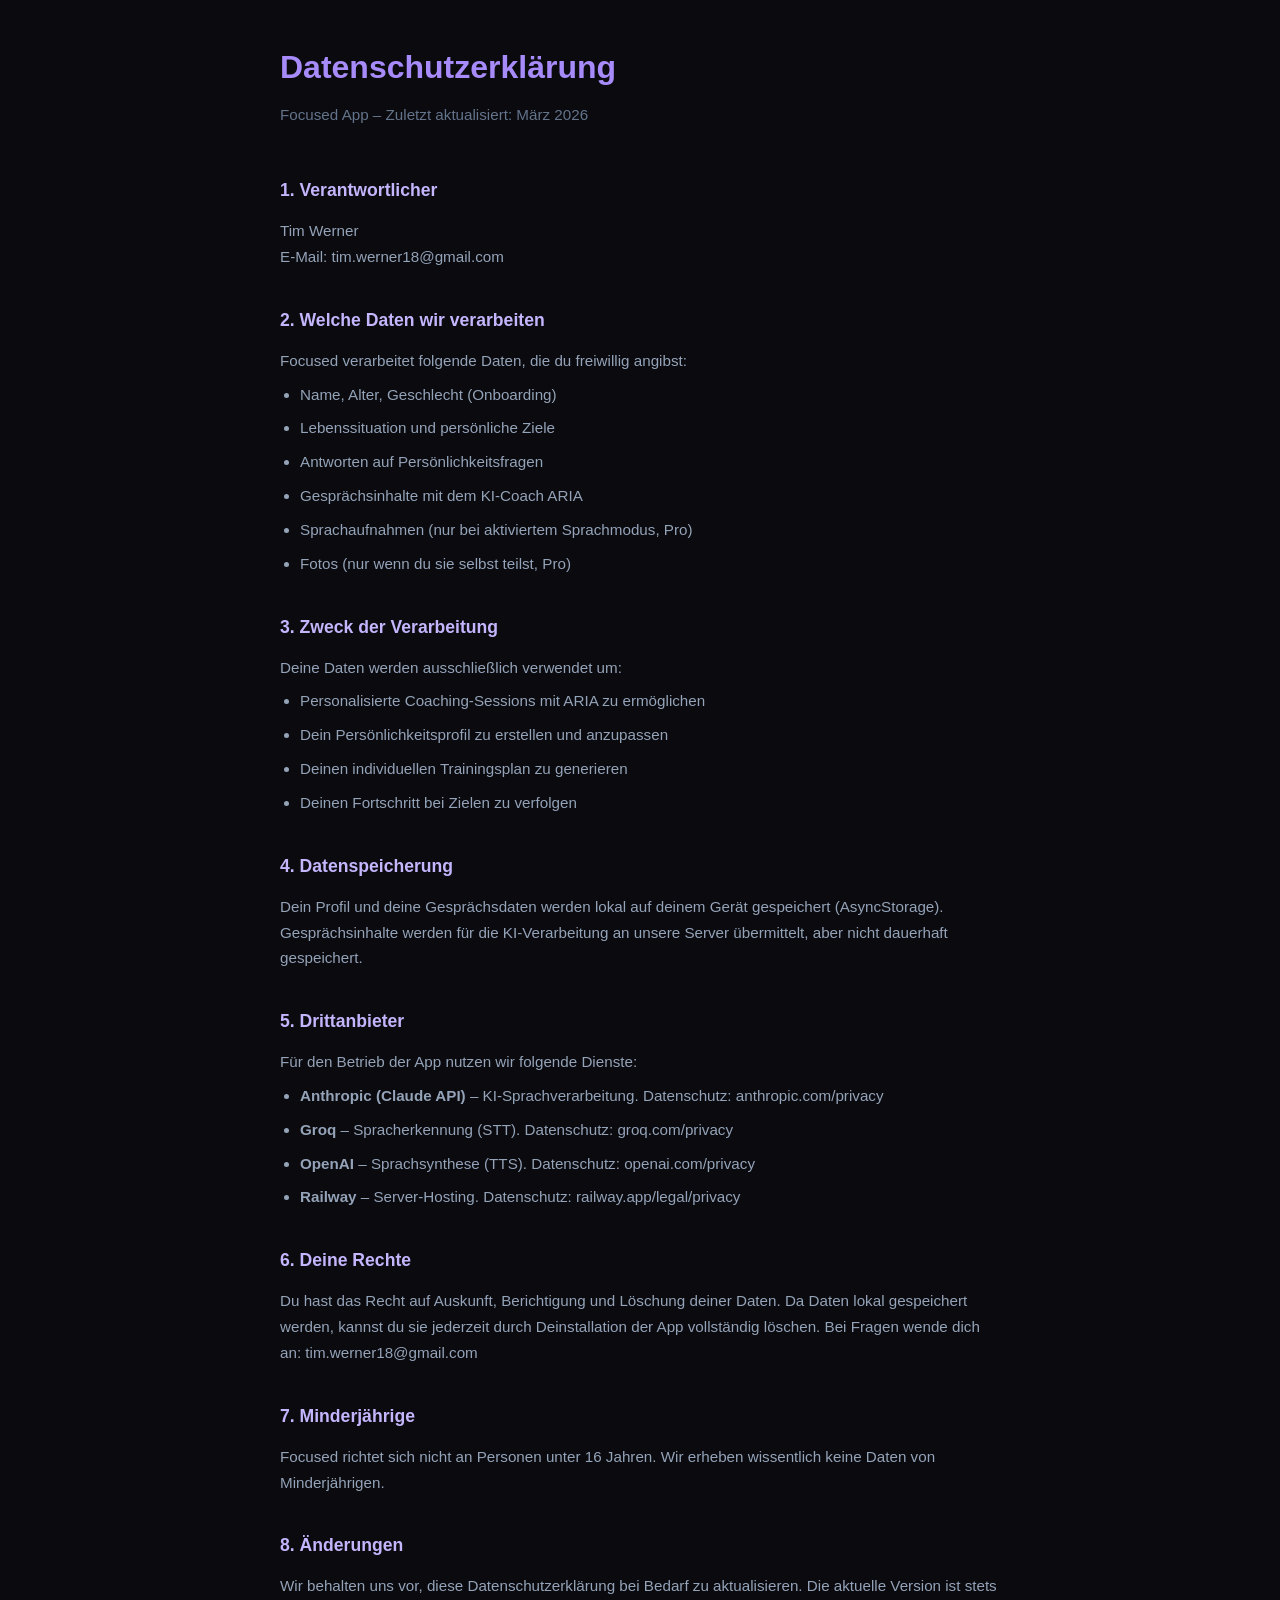
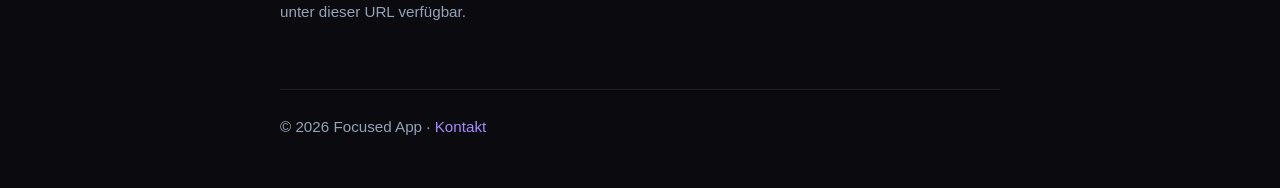
<file: index.html>
<!DOCTYPE html>
<html lang="de">
<head>
  <meta charset="UTF-8">
  <meta name="viewport" content="width=device-width, initial-scale=1.0">
  <title>Datenschutzerklärung – Focused</title>
  <style>
    * { margin: 0; padding: 0; box-sizing: border-box; }
    body { font-family: -apple-system, BlinkMacSystemFont, "Segoe UI", sans-serif; background: #0A0A0F; color: #e2e8f0; line-height: 1.7; padding: 40px 20px; }
    .container { max-width: 720px; margin: 0 auto; }
    h1 { font-size: 2rem; font-weight: 700; color: #a78bfa; margin-bottom: 8px; }
    .subtitle { color: #64748b; margin-bottom: 48px; font-size: 0.95rem; }
    h2 { font-size: 1.1rem; font-weight: 600; color: #c4b5fd; margin: 36px 0 12px; }
    p, li { color: #94a3b8; font-size: 0.95rem; margin-bottom: 8px; }
    ul { padding-left: 20px; }
    a { color: #a78bfa; text-decoration: none; }
    .footer { margin-top: 64px; padding-top: 24px; border-top: 1px solid #1e1e2e; color: #475569; font-size: 0.85rem; }
  </style>
</head>
<body>
  <div class="container">
    <h1>Datenschutzerklärung</h1>
    <p class="subtitle">Focused App – Zuletzt aktualisiert: März 2026</p>

    <h2>1. Verantwortlicher</h2>
    <p>Tim Werner<br>
    E-Mail: tim.werner18@gmail.com</p>

    <h2>2. Welche Daten wir verarbeiten</h2>
    <p>Focused verarbeitet folgende Daten, die du freiwillig angibst:</p>
    <ul>
      <li>Name, Alter, Geschlecht (Onboarding)</li>
      <li>Lebenssituation und persönliche Ziele</li>
      <li>Antworten auf Persönlichkeitsfragen</li>
      <li>Gesprächsinhalte mit dem KI-Coach ARIA</li>
      <li>Sprachaufnahmen (nur bei aktiviertem Sprachmodus, Pro)</li>
      <li>Fotos (nur wenn du sie selbst teilst, Pro)</li>
    </ul>

    <h2>3. Zweck der Verarbeitung</h2>
    <p>Deine Daten werden ausschließlich verwendet um:</p>
    <ul>
      <li>Personalisierte Coaching-Sessions mit ARIA zu ermöglichen</li>
      <li>Dein Persönlichkeitsprofil zu erstellen und anzupassen</li>
      <li>Deinen individuellen Trainingsplan zu generieren</li>
      <li>Deinen Fortschritt bei Zielen zu verfolgen</li>
    </ul>

    <h2>4. Datenspeicherung</h2>
    <p>Dein Profil und deine Gesprächsdaten werden lokal auf deinem Gerät gespeichert (AsyncStorage). Gesprächsinhalte werden für die KI-Verarbeitung an unsere Server übermittelt, aber nicht dauerhaft gespeichert.</p>

    <h2>5. Drittanbieter</h2>
    <p>Für den Betrieb der App nutzen wir folgende Dienste:</p>
    <ul>
      <li><strong>Anthropic (Claude API)</strong> – KI-Sprachverarbeitung. Datenschutz: anthropic.com/privacy</li>
      <li><strong>Groq</strong> – Spracherkennung (STT). Datenschutz: groq.com/privacy</li>
      <li><strong>OpenAI</strong> – Sprachsynthese (TTS). Datenschutz: openai.com/privacy</li>
      <li><strong>Railway</strong> – Server-Hosting. Datenschutz: railway.app/legal/privacy</li>
    </ul>

    <h2>6. Deine Rechte</h2>
    <p>Du hast das Recht auf Auskunft, Berichtigung und Löschung deiner Daten. Da Daten lokal gespeichert werden, kannst du sie jederzeit durch Deinstallation der App vollständig löschen. Bei Fragen wende dich an: tim.werner18@gmail.com</p>

    <h2>7. Minderjährige</h2>
    <p>Focused richtet sich nicht an Personen unter 16 Jahren. Wir erheben wissentlich keine Daten von Minderjährigen.</p>

    <h2>8. Änderungen</h2>
    <p>Wir behalten uns vor, diese Datenschutzerklärung bei Bedarf zu aktualisieren. Die aktuelle Version ist stets unter dieser URL verfügbar.</p>

    <div class="footer">
      <p>© 2026 Focused App · <a href="mailto:tim.werner18@gmail.com">Kontakt</a></p>
    </div>
  </div>
</body>
</html>
</file>
